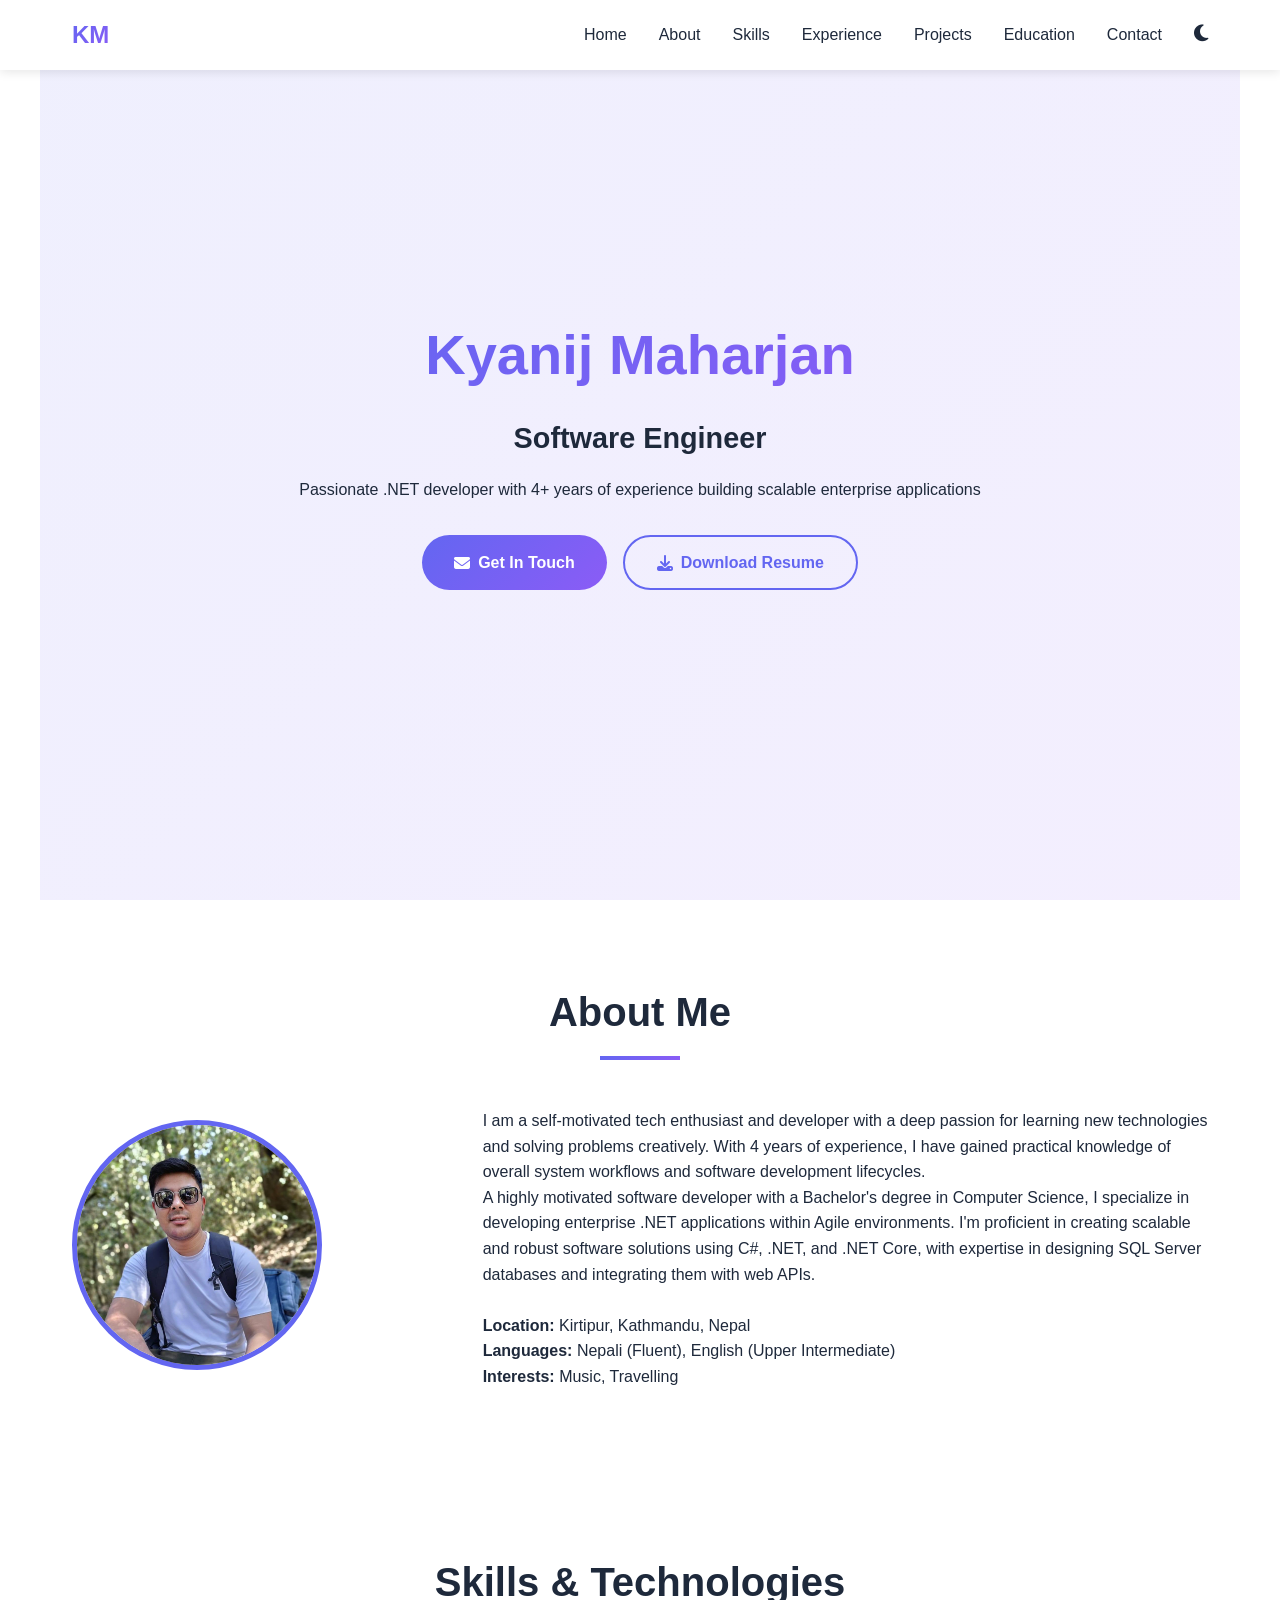
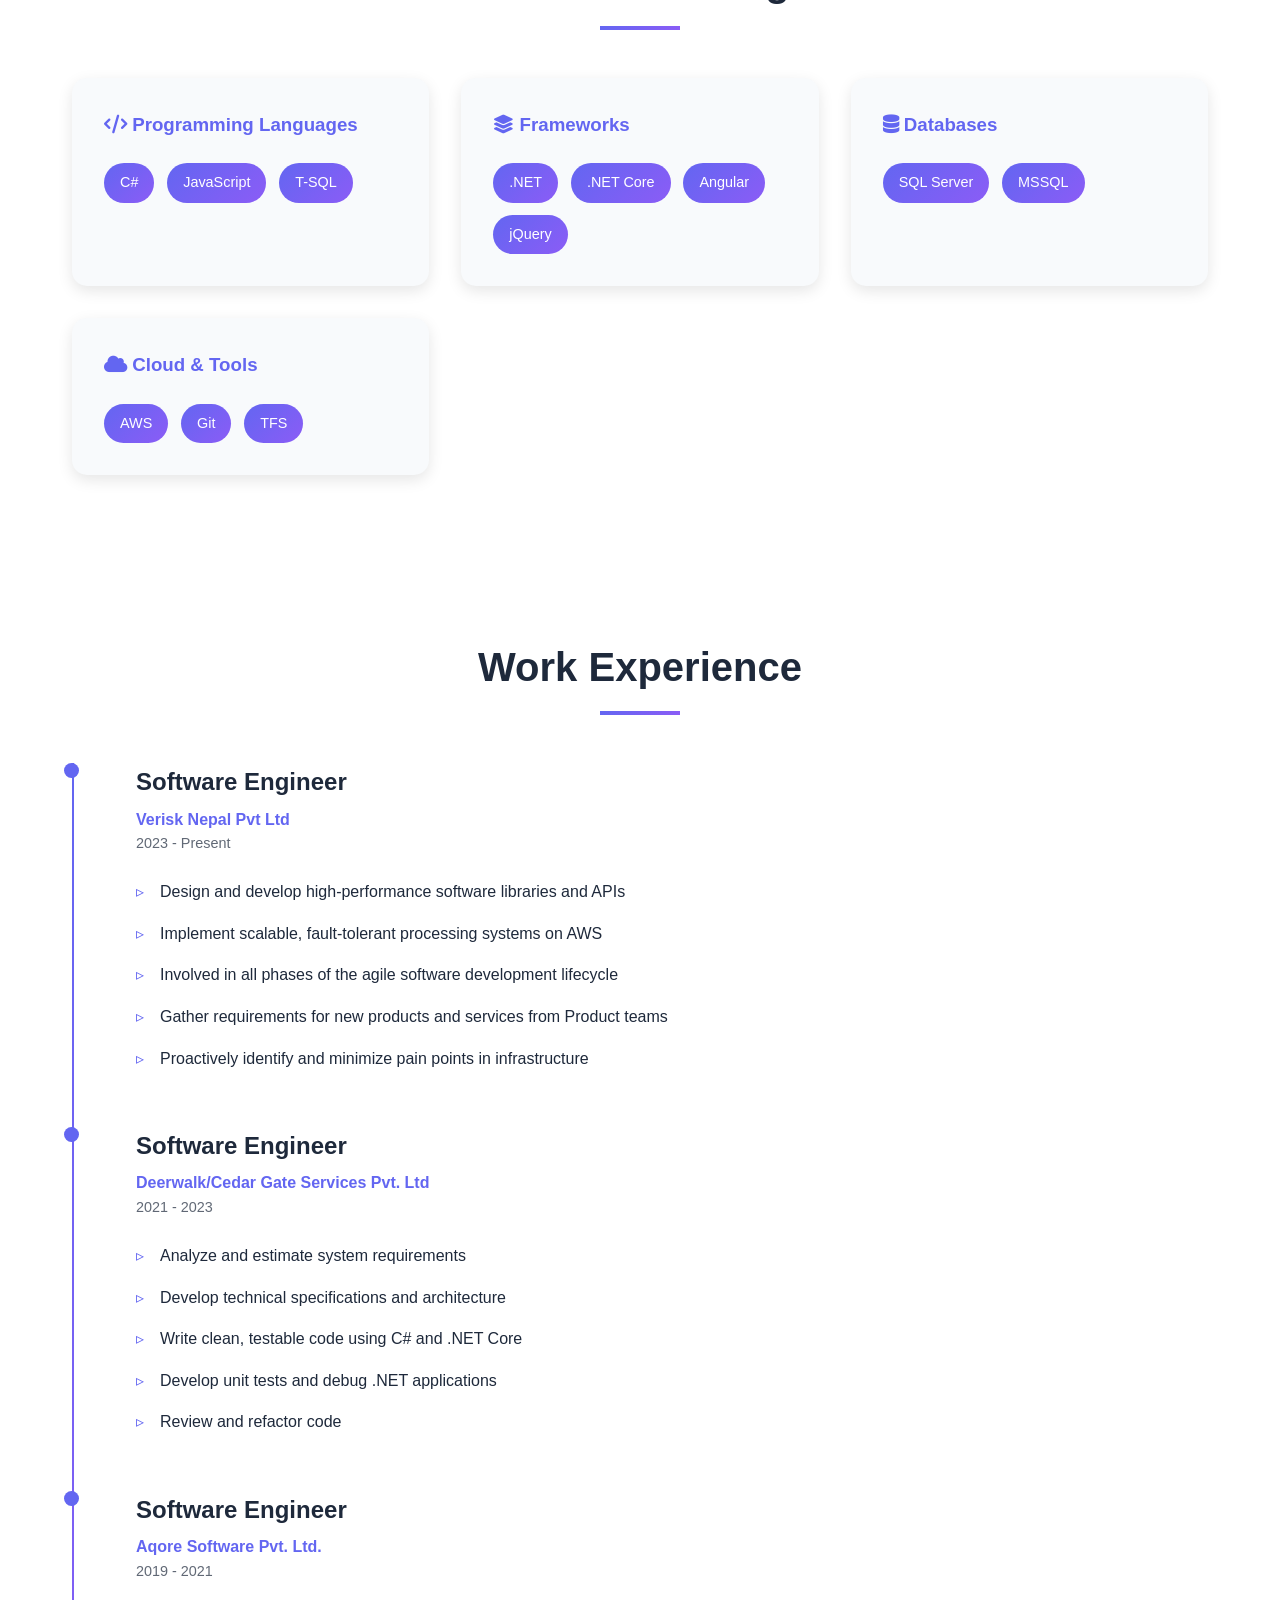
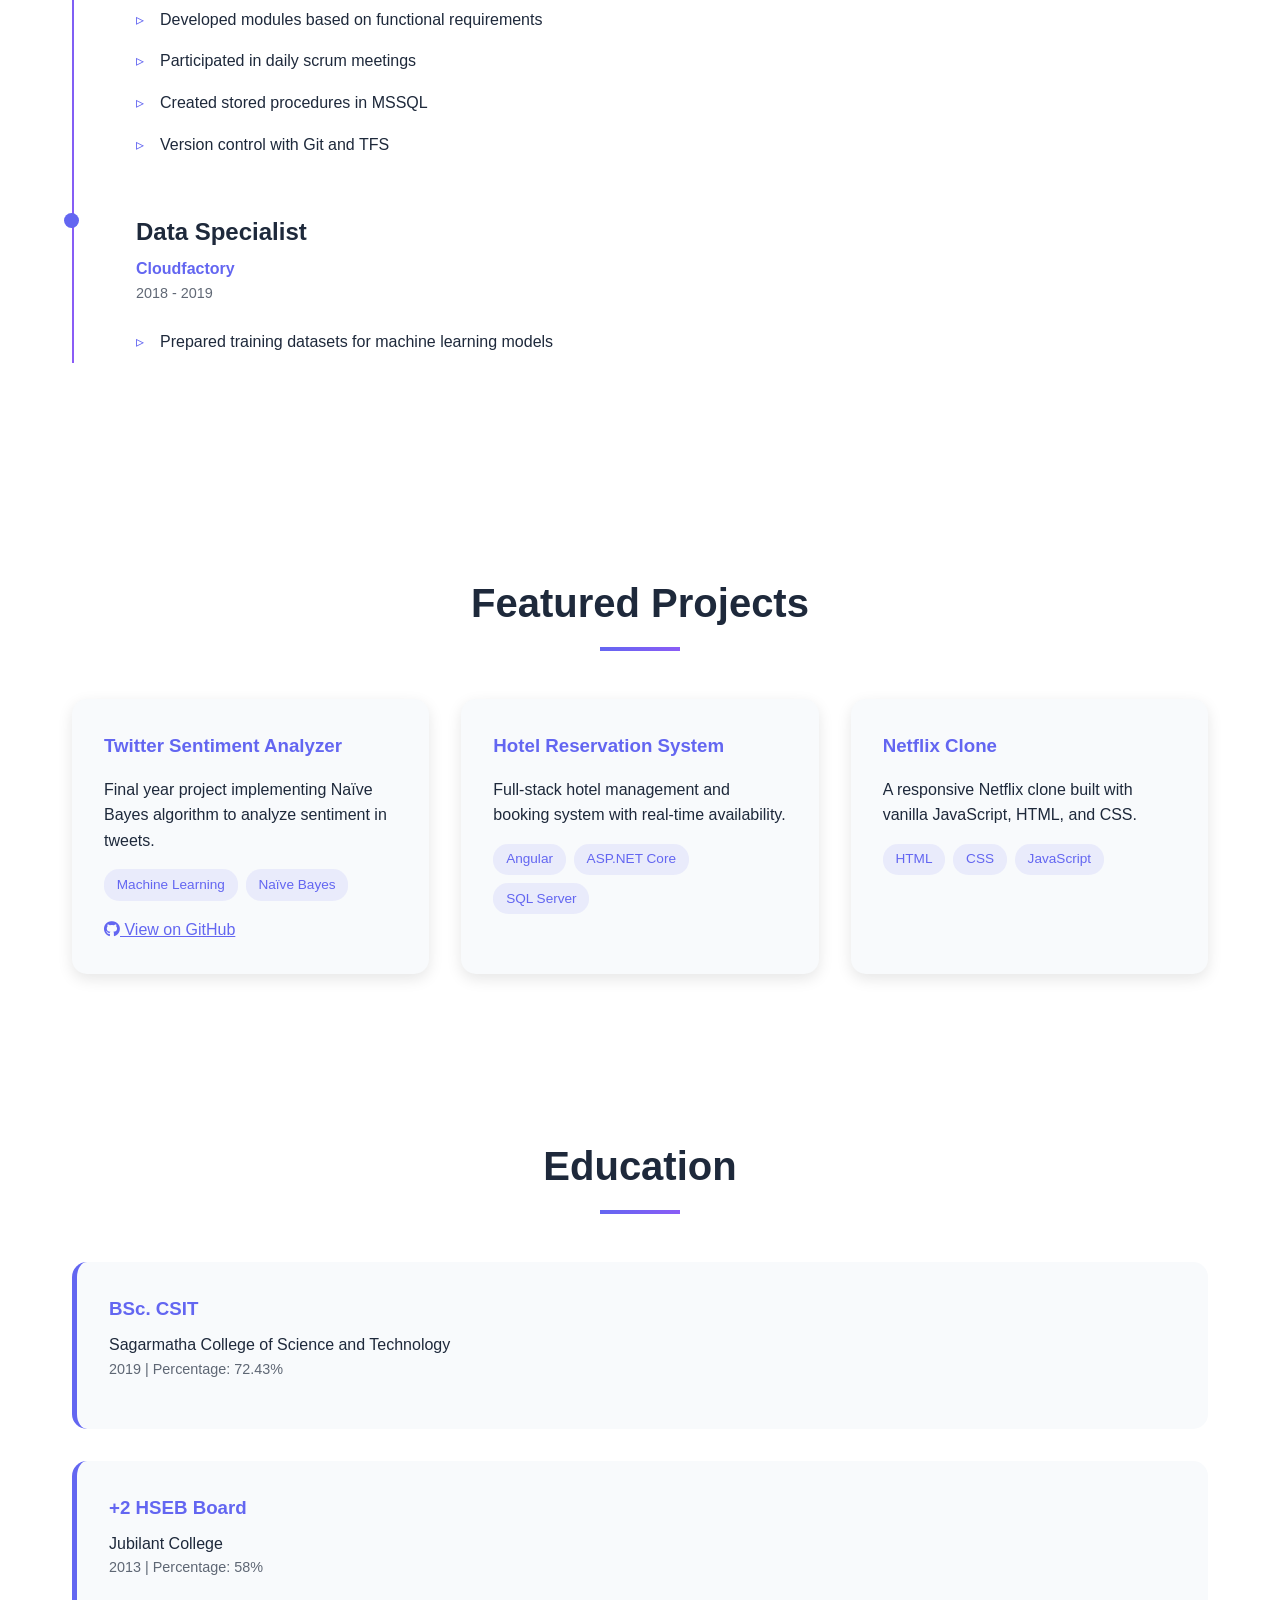
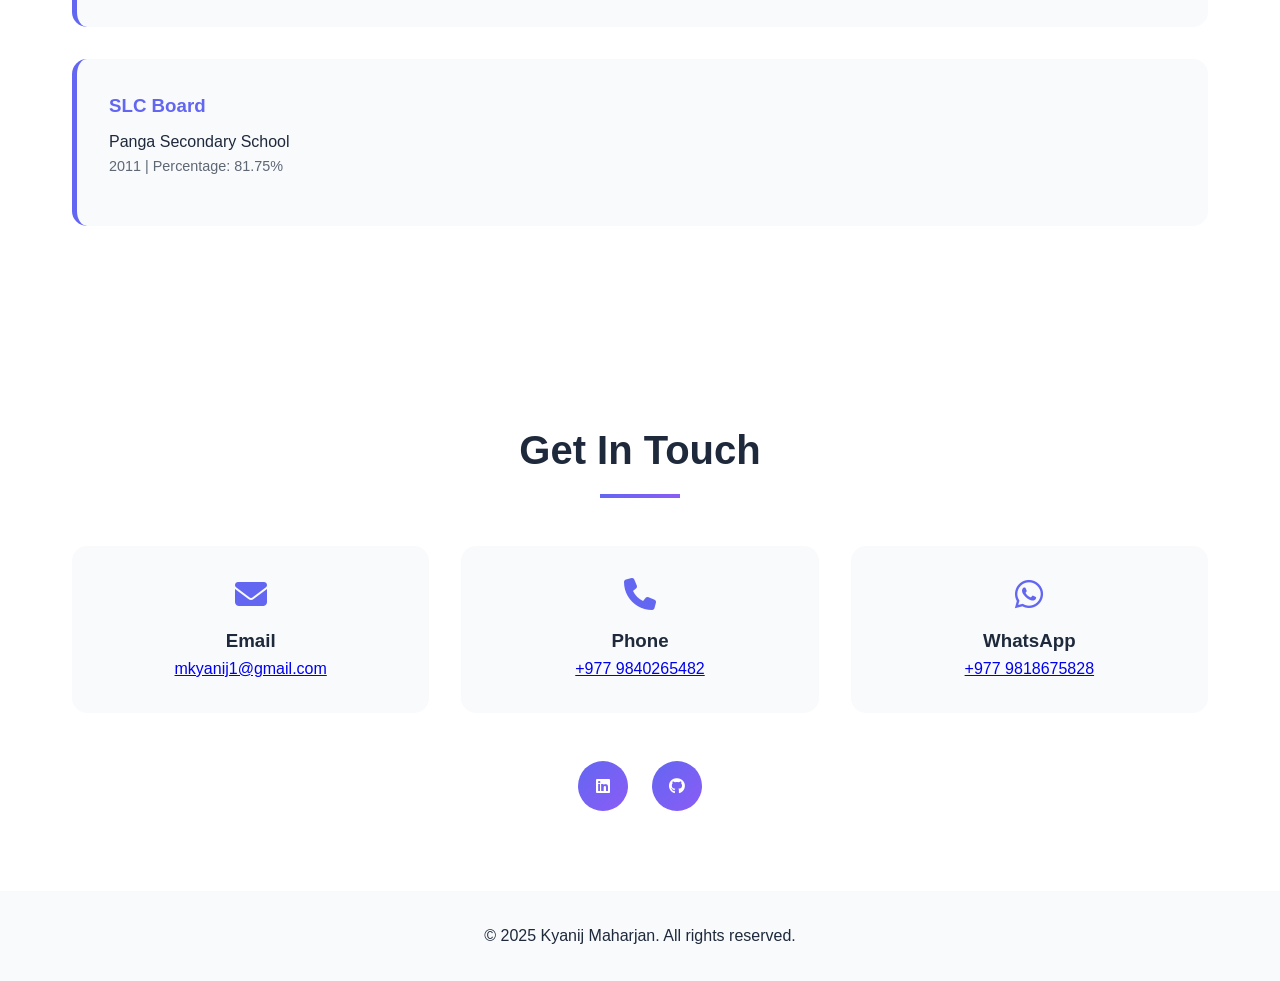
<file: old/index.html>
<!DOCTYPE html>
<html lang="en">
<head>
    <meta charset="UTF-8">
    <meta name="viewport" content="width=device-width, initial-scale=1.0">
    <meta name="description" content="Kyanij Maharjan - Software Engineer specializing in .NET, C#, and cloud technologies. Portfolio showcasing 4+ years of experience in enterprise application development.">
    <meta name="keywords" content="Software Engineer, .NET Developer, C#, AWS, Full Stack Developer, Portfolio">
    <meta name="author" content="Kyanij Maharjan">
    <title>Kyanij Maharjan | Software Engineer</title>
    
    <!-- Font Awesome for icons -->
    <link rel="stylesheet" href="https://cdnjs.cloudflare.com/ajax/libs/font-awesome/6.4.0/css/all.min.css">
    
    <style>
        * {
            margin: 0;
            padding: 0;
            box-sizing: border-box;
        }

        :root {
            --primary-color: #6366f1;
            --secondary-color: #8b5cf6;
            --bg-light: #ffffff;
            --bg-dark: #0f172a;
            --text-light: #1e293b;
            --text-dark: #e2e8f0;
            --card-light: #f8fafc;
            --card-dark: #1e293b;
            --transition: all 0.3s ease;
        }

        body {
            font-family: 'Segoe UI', Tahoma, Geneva, Verdana, sans-serif;
            line-height: 1.6;
            color: var(--text-light);
            background-color: var(--bg-light);
            transition: var(--transition);
        }

        body.dark-mode {
            background-color: var(--bg-dark);
            color: var(--text-dark);
        }

        nav {
            position: fixed;
            top: 0;
            width: 100%;
            background: rgba(255, 255, 255, 0.95);
            backdrop-filter: blur(10px);
            box-shadow: 0 2px 10px rgba(0, 0, 0, 0.1);
            z-index: 1000;
            transition: var(--transition);
        }

        body.dark-mode nav {
            background: rgba(15, 23, 42, 0.95);
        }

        nav .container {
            max-width: 1200px;
            margin: 0 auto;
            padding: 1rem 2rem;
            display: flex;
            justify-content: space-between;
            align-items: center;
        }

        nav .logo {
            font-size: 1.5rem;
            font-weight: bold;
            background: linear-gradient(135deg, var(--primary-color), var(--secondary-color));
            -webkit-background-clip: text;
            -webkit-text-fill-color: transparent;
        }

        nav ul {
            display: flex;
            list-style: none;
            gap: 2rem;
            align-items: center;
        }

        nav a {
            text-decoration: none;
            color: inherit;
            transition: var(--transition);
            font-weight: 500;
        }

        nav a:hover {
            color: var(--primary-color);
        }

        .theme-toggle {
            background: none;
            border: none;
            font-size: 1.2rem;
            cursor: pointer;
            color: inherit;
        }

        .hero {
            min-height: 100vh;
            display: flex;
            align-items: center;
            justify-content: center;
            text-align: center;
            padding: 2rem;
            background: linear-gradient(135deg, rgba(99, 102, 241, 0.1), rgba(139, 92, 246, 0.1));
        }

        .hero h1 {
            font-size: 3.5rem;
            margin-bottom: 1rem;
            background: linear-gradient(135deg, var(--primary-color), var(--secondary-color));
            -webkit-background-clip: text;
            -webkit-text-fill-color: transparent;
        }

        .hero h2 {
            font-size: 1.8rem;
            margin-bottom: 1rem;
        }

        .cta-buttons {
            display: flex;
            gap: 1rem;
            justify-content: center;
            margin-top: 2rem;
        }

        .btn {
            padding: 0.8rem 2rem;
            border-radius: 50px;
            text-decoration: none;
            font-weight: 600;
            transition: var(--transition);
            display: inline-flex;
            align-items: center;
            gap: 0.5rem;
        }

        .btn-primary {
            background: linear-gradient(135deg, var(--primary-color), var(--secondary-color));
            color: white;
        }

        .btn-primary:hover {
            transform: translateY(-3px);
            box-shadow: 0 10px 25px rgba(99, 102, 241, 0.3);
        }

        .btn-secondary {
            background: transparent;
            color: var(--primary-color);
            border: 2px solid var(--primary-color);
        }

        .btn-secondary:hover {
            background: var(--primary-color);
            color: white;
        }

        section {
            padding: 5rem 2rem;
            max-width: 1200px;
            margin: 0 auto;
        }

        .section-title {
            text-align: center;
            font-size: 2.5rem;
            margin-bottom: 3rem;
            position: relative;
            padding-bottom: 1rem;
        }

        .section-title::after {
            content: '';
            position: absolute;
            bottom: 0;
            left: 50%;
            transform: translateX(-50%);
            width: 80px;
            height: 4px;
            background: linear-gradient(135deg, var(--primary-color), var(--secondary-color));
        }

        .about-content {
            display: grid;
            grid-template-columns: 1fr 2fr;
            gap: 3rem;
            align-items: center;
        }

        .about-image img {
            width: 250px;
            height: 250px;
            border-radius: 50%;
            border: 5px solid var(--primary-color);
        }

        .skills-grid {
            display: grid;
            grid-template-columns: repeat(auto-fit, minmax(280px, 1fr));
            gap: 2rem;
        }

        .skill-category {
            background: var(--card-light);
            padding: 2rem;
            border-radius: 15px;
            box-shadow: 0 5px 15px rgba(0, 0, 0, 0.1);
            transition: var(--transition);
        }

        body.dark-mode .skill-category {
            background: var(--card-dark);
        }

        .skill-category:hover {
            transform: translateY(-5px);
        }

        .skill-category h3 {
            margin-bottom: 1.5rem;
            color: var(--primary-color);
        }

        .skill-tags {
            display: flex;
            flex-wrap: wrap;
            gap: 0.8rem;
        }

        .skill-tag {
            background: linear-gradient(135deg, var(--primary-color), var(--secondary-color));
            color: white;
            padding: 0.5rem 1rem;
            border-radius: 20px;
            font-size: 0.9rem;
        }

        .experience-timeline {
            position: relative;
            padding-left: 2rem;
        }

        .experience-timeline::before {
            content: '';
            position: absolute;
            left: 0;
            top: 0;
            height: 100%;
            width: 2px;
            background: linear-gradient(to bottom, var(--primary-color), var(--secondary-color));
        }

        .experience-item {
            position: relative;
            margin-bottom: 3rem;
            padding-left: 2rem;
        }

        .experience-item::before {
            content: '';
            position: absolute;
            left: -2.5rem;
            top: 0;
            width: 15px;
            height: 15px;
            border-radius: 50%;
            background: var(--primary-color);
        }

        .experience-item h3 {
            font-size: 1.5rem;
            margin-bottom: 0.3rem;
        }

        .company {
            color: var(--primary-color);
            font-weight: 600;
        }

        .date {
            opacity: 0.7;
            font-size: 0.9rem;
            margin-bottom: 1rem;
        }

        .experience-item ul {
            list-style: none;
        }

        .experience-item li {
            padding: 0.5rem 0 0.5rem 1.5rem;
            position: relative;
        }

        .experience-item li::before {
            content: '▹';
            position: absolute;
            left: 0;
            color: var(--primary-color);
        }

        .projects-grid {
            display: grid;
            grid-template-columns: repeat(auto-fit, minmax(300px, 1fr));
            gap: 2rem;
        }

        .project-card {
            background: var(--card-light);
            border-radius: 15px;
            padding: 2rem;
            box-shadow: 0 5px 15px rgba(0, 0, 0, 0.1);
            transition: var(--transition);
        }

        body.dark-mode .project-card {
            background: var(--card-dark);
        }

        .project-card:hover {
            transform: translateY(-10px);
        }

        .project-card h3 {
            margin-bottom: 1rem;
            color: var(--primary-color);
        }

        .project-tech {
            display: flex;
            flex-wrap: wrap;
            gap: 0.5rem;
            margin: 1rem 0;
        }

        .tech-badge {
            background: rgba(99, 102, 241, 0.1);
            color: var(--primary-color);
            padding: 0.3rem 0.8rem;
            border-radius: 15px;
            font-size: 0.85rem;
        }

        .education-item {
            background: var(--card-light);
            padding: 2rem;
            border-radius: 15px;
            border-left: 5px solid var(--primary-color);
            margin-bottom: 2rem;
        }

        body.dark-mode .education-item {
            background: var(--card-dark);
        }

        .education-item h3 {
            color: var(--primary-color);
            margin-bottom: 0.5rem;
        }

        .contact-info {
            display: grid;
            grid-template-columns: repeat(auto-fit, minmax(250px, 1fr));
            gap: 2rem;
            margin-bottom: 3rem;
        }

        .contact-item {
            background: var(--card-light);
            padding: 2rem;
            border-radius: 15px;
            text-align: center;
        }

        body.dark-mode .contact-item {
            background: var(--card-dark);
        }

        .contact-item i {
            font-size: 2rem;
            color: var(--primary-color);
            margin-bottom: 1rem;
        }

        .social-links {
            display: flex;
            justify-content: center;
            gap: 1.5rem;
        }

        .social-links a {
            width: 50px;
            height: 50px;
            display: flex;
            align-items: center;
            justify-content: center;
            background: linear-gradient(135deg, var(--primary-color), var(--secondary-color));
            color: white;
            border-radius: 50%;
            text-decoration: none;
            transition: var(--transition);
        }

        .social-links a:hover {
            transform: scale(1.1);
        }

        footer {
            background: var(--card-light);
            padding: 2rem;
            text-align: center;
        }

        body.dark-mode footer {
            background: var(--card-dark);
        }

        .mobile-menu-toggle {
            display: none;
        }

        @media (max-width: 768px) {
            .mobile-menu-toggle {
                display: block;
                background: none;
                border: none;
                font-size: 1.5rem;
                cursor: pointer;
            }

            nav ul {
                position: fixed;
                top: 70px;
                left: -100%;
                flex-direction: column;
                background: var(--bg-light);
                width: 100%;
                padding: 2rem;
                transition: var(--transition);
            }

            body.dark-mode nav ul {
                background: var(--bg-dark);
            }

            nav ul.active {
                left: 0;
            }

            .hero h1 {
                font-size: 2.5rem;
            }

            .about-content {
                grid-template-columns: 1fr;
            }
        }
    </style>
</head>
<body>
    <nav>
        <div class="container">
            <div class="logo">KM</div>
            <button class="mobile-menu-toggle" onclick="toggleMobileMenu()">
                <i class="fas fa-bars"></i>
            </button>
            <ul id="navMenu">
                <li><a href="#home">Home</a></li>
                <li><a href="#about">About</a></li>
                <li><a href="#skills">Skills</a></li>
                <li><a href="#experience">Experience</a></li>
                <li><a href="#projects">Projects</a></li>
                <li><a href="#education">Education</a></li>
                <li><a href="#contact">Contact</a></li>
                <li>
                    <button class="theme-toggle" onclick="toggleTheme()">
                        <i class="fas fa-moon"></i>
                    </button>
                </li>
            </ul>
        </div>
    </nav>

    <section id="home" class="hero">
        <div class="hero-content">
            <h1>Kyanij Maharjan</h1>
            <h2>Software Engineer</h2>
            <p>Passionate .NET developer with 4+ years of experience building scalable enterprise applications</p>
            <div class="cta-buttons">
                <a href="#contact" class="btn btn-primary">
                    <i class="fas fa-envelope"></i> Get In Touch
                </a>
                <a href="Kyanij-Resume.pdf" class="btn btn-secondary" download>
                    <i class="fas fa-download"></i> Download Resume
                </a>
            </div>
        </div>
    </section>

    <section id="about">
        <h2 class="section-title">About Me</h2>
        <div class="about-content">
            <div class="about-image">
                <img src="profile.jpg" alt="Kyanij Maharjan">
            </div>
            <div class="about-text">
                <p>I am a self-motivated tech enthusiast and developer with a deep passion for learning new technologies and solving problems creatively. With 4 years of experience, I have gained practical knowledge of overall system workflows and software development lifecycles.</p>
                <p>A highly motivated software developer with a Bachelor's degree in Computer Science, I specialize in developing enterprise .NET applications within Agile environments. I'm proficient in creating scalable and robust software solutions using C#, .NET, and .NET Core, with expertise in designing SQL Server databases and integrating them with web APIs.</p>
                <br><p><strong>Location:</strong> Kirtipur, Kathmandu, Nepal<br>
                <strong>Languages:</strong> Nepali (Fluent), English (Upper Intermediate)<br>
                <strong>Interests:</strong> Music, Travelling</p>
            </div>
        </div>
    </section>

    <section id="skills">
        <h2 class="section-title">Skills & Technologies</h2>
        <div class="skills-grid">
            <div class="skill-category">
                <h3><i class="fas fa-code"></i> Programming Languages</h3>
                <div class="skill-tags">
                    <span class="skill-tag">C#</span>
                    <span class="skill-tag">JavaScript</span>
                    <span class="skill-tag">T-SQL</span>
                </div>
            </div>
            <div class="skill-category">
                <h3><i class="fas fa-layer-group"></i> Frameworks</h3>
                <div class="skill-tags">
                    <span class="skill-tag">.NET</span>
                    <span class="skill-tag">.NET Core</span>
                    <span class="skill-tag">Angular</span>
                    <span class="skill-tag">jQuery</span>
                </div>
            </div>
            <div class="skill-category">
                <h3><i class="fas fa-database"></i> Databases</h3>
                <div class="skill-tags">
                    <span class="skill-tag">SQL Server</span>
                    <span class="skill-tag">MSSQL</span>
                </div>
            </div>
            <div class="skill-category">
                <h3><i class="fas fa-cloud"></i> Cloud & Tools</h3>
                <div class="skill-tags">
                    <span class="skill-tag">AWS</span>
                    <span class="skill-tag">Git</span>
                    <span class="skill-tag">TFS</span>
                </div>
            </div>
        </div>
    </section>

    <section id="experience">
        <h2 class="section-title">Work Experience</h2>
        <div class="experience-timeline">
            <div class="experience-item">
                <h3>Software Engineer</h3>
                <div class="company">Verisk Nepal Pvt Ltd</div>
                <div class="date">2023 - Present</div>
                <ul>
                    <li>Design and develop high-performance software libraries and APIs</li>
                    <li>Implement scalable, fault-tolerant processing systems on AWS</li>
                    <li>Involved in all phases of the agile software development lifecycle</li>
                    <li>Gather requirements for new products and services from Product teams</li>
                    <li>Proactively identify and minimize pain points in infrastructure</li>
                </ul>
            </div>

            <div class="experience-item">
                <h3>Software Engineer</h3>
                <div class="company">Deerwalk/Cedar Gate Services Pvt. Ltd</div>
                <div class="date">2021 - 2023</div>
                <ul>
                    <li>Analyze and estimate system requirements</li>
                    <li>Develop technical specifications and architecture</li>
                    <li>Write clean, testable code using C# and .NET Core</li>
                    <li>Develop unit tests and debug .NET applications</li>
                    <li>Review and refactor code</li>
                </ul>
            </div>

            <div class="experience-item">
                <h3>Software Engineer</h3>
                <div class="company">Aqore Software Pvt. Ltd.</div>
                <div class="date">2019 - 2021</div>
                <ul>
                    <li>Developed modules based on functional requirements</li>
                    <li>Participated in daily scrum meetings</li>
                    <li>Created stored procedures in MSSQL</li>
                    <li>Version control with Git and TFS</li>
                </ul>
            </div>

            <div class="experience-item">
                <h3>Data Specialist</h3>
                <div class="company">Cloudfactory</div>
                <div class="date">2018 - 2019</div>
                <ul>
                    <li>Prepared training datasets for machine learning models</li>
                </ul>
            </div>
        </div>
    </section>

    <section id="projects">
        <h2 class="section-title">Featured Projects</h2>
        <div class="projects-grid">
            <div class="project-card">
                <h3>Twitter Sentiment Analyzer</h3>
                <p>Final year project implementing Naïve Bayes algorithm to analyze sentiment in tweets.</p>
                <div class="project-tech">
                    <span class="tech-badge">Machine Learning</span>
                    <span class="tech-badge">Naïve Bayes</span>
                </div>
                <a href="https://github.com/kyanij" style="color: var(--primary-color)">
                    <i class="fab fa-github"></i> View on GitHub
                </a>
            </div>

            <div class="project-card">
                <h3>Hotel Reservation System</h3>
                <p>Full-stack hotel management and booking system with real-time availability.</p>
                <div class="project-tech">
                    <span class="tech-badge">Angular</span>
                    <span class="tech-badge">ASP.NET Core</span>
                    <span class="tech-badge">SQL Server</span>
                </div>
            </div>

            <div class="project-card">
                <h3>Netflix Clone</h3>
                <p>A responsive Netflix clone built with vanilla JavaScript, HTML, and CSS.</p>
                <div class="project-tech">
                    <span class="tech-badge">HTML</span>
                    <span class="tech-badge">CSS</span>
                    <span class="tech-badge">JavaScript</span>
                </div>
            </div>
        </div>
    </section>

    <section id="education">
        <h2 class="section-title">Education</h2>
        <div class="education-item">
            <h3>BSc. CSIT</h3>
            <div class="institution">Sagarmatha College of Science and Technology</div>
            <div class="date">2019 | Percentage: 72.43%</div>
        </div>
        <div class="education-item">
            <h3>+2 HSEB Board</h3>
            <div class="institution">Jubilant College</div>
            <div class="date">2013 | Percentage: 58%</div>
        </div>
        <div class="education-item">
            <h3>SLC Board</h3>
            <div class="institution">Panga Secondary School</div>
            <div class="date">2011 | Percentage: 81.75%</div>
        </div>
    </section>

    <section id="contact">
        <h2 class="section-title">Get In Touch</h2>
        <div class="contact-info">
            <div class="contact-item">
                <i class="fas fa-envelope"></i>
                <h3>Email</h3>
                <a href="mailto:mkyanij1@gmail.com">mkyanij1@gmail.com</a>
            </div>
            <div class="contact-item">
                <i class="fas fa-phone"></i>
                <h3>Phone</h3>
                <a href="tel:+9779840265482">+977 9840265482</a>
            </div>
            <div class="contact-item">
                <i class="fab fa-whatsapp"></i>
                <h3>WhatsApp</h3>
                <a href="https://wa.me/9779818675828">+977 9818675828</a>
            </div>
        </div>
        <div class="social-links">
            <a href="https://linkedin.com/in/kyanijmaharjan" target="_blank">
                <i class="fab fa-linkedin"></i>
            </a>
            <a href="https://github.com/kyanij" target="_blank">
                <i class="fab fa-github"></i>
            </a>
        </div>
    </section>

    <footer>
        <p>&copy; 2025 Kyanij Maharjan. All rights reserved.</p>
    </footer>

    <script>
        function toggleTheme() {
            document.body.classList.toggle('dark-mode');
            const icon = document.querySelector('.theme-toggle i');
            icon.classList.toggle('fa-moon');
            icon.classList.toggle('fa-sun');
        }

        function toggleMobileMenu() {
            document.getElementById('navMenu').classList.toggle('active');
        }

        document.querySelectorAll('nav a').forEach(link => {
            link.addEventListener('click', () => {
                document.getElementById('navMenu').classList.remove('active');
            });
        });

        document.querySelectorAll('a[href^="#"]').forEach(anchor => {
            anchor.addEventListener('click', function (e) {
                e.preventDefault();
                const target = document.querySelector(this.getAttribute('href'));
                if (target) {
                    target.scrollIntoView({ behavior: 'smooth', block: 'start' });
                }
            });
        });
    </script>
</body>
</html>
</file>
